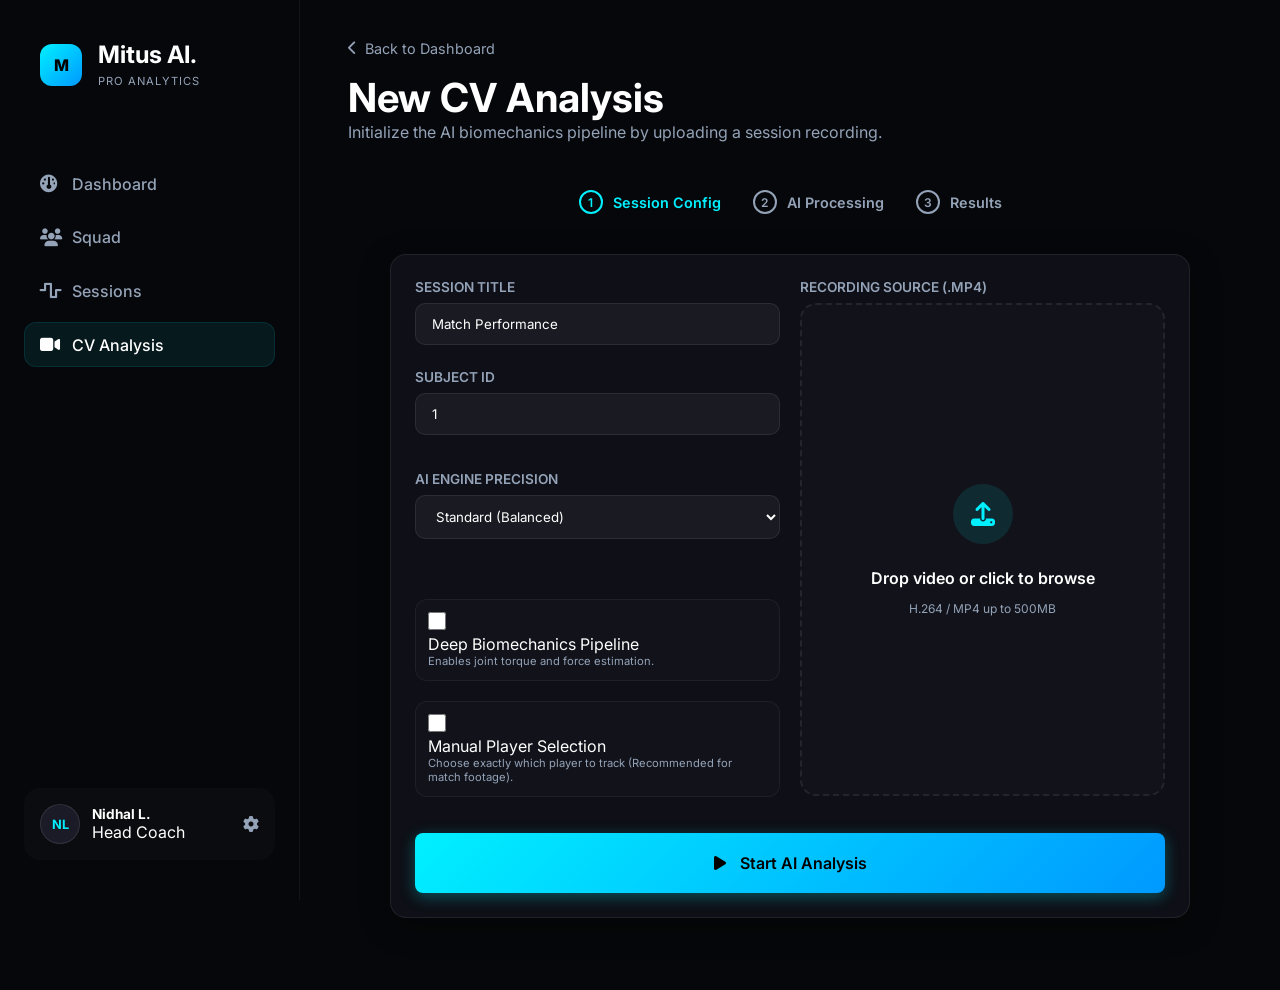
<file: dashboard/index.html>
<!DOCTYPE html>
<html lang="en">
<head>
    <meta charset="UTF-8">
    <meta name="viewport" content="width=device-width, initial-scale=1.0">
    <title>Mitus AI - CV Analysis</title>
    <!-- Fonts -->
    <link rel="preconnect" href="https://fonts.googleapis.com">
    <link rel="preconnect" href="https://fonts.gstatic.com" crossorigin>
    <link href="https://fonts.googleapis.com/css2?family=Inter:wght@300;400;500;600;700;800&family=Outfit:wght@400;600;800&display=swap" rel="stylesheet">
    <!-- Icons -->
    <link rel="stylesheet" href="https://cdnjs.cloudflare.com/ajax/libs/font-awesome/6.4.0/css/all.min.css">
    <link rel="stylesheet" href="dashboard.css">
    <style>
        .fade-in { animation: fadeIn 0.6s cubic-bezier(0.16, 1, 0.3, 1) forwards; }
        @keyframes fadeIn { from { opacity: 0; transform: translateY(20px); } to { opacity: 1; transform: translateY(0); } }
        
        .upload-card {
            max-width: 800px;
            margin: 2rem auto;
            width: 100%;
        }

        .step-indicator {
            display: flex;
            gap: 2rem;
            margin-bottom: 2.5rem;
            justify-content: center;
        }

        .step {
            display: flex;
            align-items: center;
            gap: 10px;
            color: var(--text-secondary);
            font-weight: 600;
            font-size: 0.9rem;
        }

        .step.active { color: var(--accent-neon); }
        .step-num {
            width: 24px;
            height: 24px;
            border-radius: 50%;
            border: 2px solid currentColor;
            display: flex;
            align-items: center;
            justify-content: center;
            font-size: 0.75rem;
        }

        .processing-view {
            display: none;
            flex-direction: column;
            align-items: center;
            justify-content: center;
            flex: 1;
            text-align: center;
        }

        .loading-ring-large {
            width: 150px;
            height: 150px;
            border: 4px solid rgba(0, 240, 255, 0.05);
            border-top: 4px solid var(--accent-neon);
            border-radius: 50%;
            animation: spin 1s linear infinite;
            margin-bottom: 3rem;
            position: relative;
            box-shadow: 0 0 40px rgba(0, 240, 255, 0.1);
        }

        .loading-ring-large::after {
            content: '';
            position: absolute;
            inset: 15px;
            border: 4px solid rgba(0, 153, 255, 0.05);
            border-bottom: 4px solid #0099ff;
            border-radius: 50%;
            animation: spin 1.5s linear reverse infinite;
        }

        .picker-frame {
            position: relative;
            background: #000;
            border-radius: 12px;
            overflow: hidden;
            aspect-ratio: 16 / 9;
            border: 1px solid rgba(255, 255, 255, 0.05);
        }

        #novncFrame {
            width: 100%;
            height: 100%;
            border: none;
        }

        .picker-loader {
            position: absolute;
            inset: 0;
            background: rgba(6, 7, 10, 0.8);
            display: flex;
            flex-direction: column;
            align-items: center;
            justify-content: center;
            z-index: 10;
            backdrop-filter: blur(4px);
            transition: opacity 0.4s ease;
        }

        .picker-loader.hidden {
            opacity: 0;
            pointer-events: none;
        }

        .spinner-small {
            width: 40px;
            height: 40px;
            border: 3px solid rgba(0, 240, 255, 0.1);
            border-top: 3px solid var(--accent-neon);
            border-radius: 50%;
            animation: spin 0.8s linear infinite;
            margin-bottom: 1rem;
        }

        @keyframes spin { to { transform: rotate(360deg); } }
    </style>
</head>
<body>
    <div class="app-container">
        <!-- Sidebar -->
        <aside class="sidebar">
            <div class="brand">
                <div class="brand-logo" onclick="toggleSidebar()" style="cursor: pointer;">M</div>
                <div class="brand-text">
                    <h2>Mitus AI.</h2>
                    <span>PRO ANALYTICS</span>
                </div>
            </div>

            <nav>
                <ul class="nav-links">
                    <li><a href="dashboard.html"><i class="fa-solid fa-gauge"></i> <span>Dashboard</span></a></li>
                    <li><a href="#"><i class="fa-solid fa-users"></i> <span>Squad</span></a></li>
                    <li><a href="#"><i class="fa-solid fa-wave-square"></i> <span>Sessions</span></a></li>
                    <li class="active"><a href="/"><i class="fa-solid fa-video"></i> <span>CV Analysis</span></a></li>
                </ul>
            </nav>

            <div class="sidebar-footer">
                <div class="user-avatar">NL</div>
                <div class="user-info">
                    <h4>Nidhal L.</h4>
                    <p>Head Coach</p>
                </div>
                <i class="fa-solid fa-gear" style="margin-left: auto; color: var(--text-secondary); cursor: pointer;"></i>
            </div>
        </aside>

        <!-- Main Content -->
        <main class="main-content">
            
            <!-- STEP 1: UPLOAD INTERFACE -->
            <div id="uploadView" class="fade-in" style="width: 100%;">
                <header class="analysis-header" style="margin-bottom: 3rem;">
                    <div>
                        <a href="dashboard.html" class="back-link"><i class="fa-solid fa-chevron-left"></i> Back to Dashboard</a>
                        <h1 style="font-size: 2.5rem; margin-top: 0.5rem;">New CV Analysis</h1>
                        <p style="color: var(--text-secondary);">Initialize the AI biomechanics pipeline by uploading a session recording.</p>
                    </div>
                </header>

                <div class="step-indicator">
                    <div class="step active"><div class="step-num">1</div> Session Config</div>
                    <div class="step"><div class="step-num">2</div> AI Processing</div>
                    <div class="step"><div class="step-num">3</div> Results</div>
                </div>

                <div class="upload-card card glass">
                    <form id="analysisForm">
                        <div class="form-grid">
                            <!-- Left Column: Settings -->
                            <div class="span-6" style="display: flex; flex-direction: column; gap: 1.5rem;">
                                <div class="form-group">
                                    <label>Session Title</label>
                                    <input type="text" id="session_tags" name="session_tags" placeholder="e.g., Sprint Test - AC Milan" value="Match Performance">
                                </div>
                                <div class="form-grid" style="margin-bottom: 20px;">
                                    <div class="form-group span-12">
                                        <label for="player_id">Subject ID</label>
                                        <input type="number" id="player_id" name="player_id" value="1" min="1">
                                    </div>
                                    <div class="form-group span-12" style="margin-top: 1rem;">
                                        <label for="yolo_size">AI Engine Precision</label>
                                        <select id="yolo_size" name="yolo_size" style="width: 100%;">
                                            <option value="n">Nano (Real-time speed)</option>
                                            <option value="s" selected>Standard (Balanced)</option>
                                            <option value="m">Advanced (Clinical precision)</option>
                                            <option value="l">Elite (Maximum depth)</option>
                                        </select>
                                    </div>
                                    <!-- <div class="form-group span-12" style="margin-top: 1rem;">
                                        <label for="email">Send results to Email (Optional)</label>
                                        <input type="email" id="email" name="email" placeholder="e.g. coach@team.com" style="width: 100%;">
                                    </div> -->
                                </div>
                                <div style="display: flex; flex-direction: column; gap: 0.75rem; margin-top: 0.5rem;">
                                    <div class="checkbox-group" style="padding: 0.75rem; background: rgba(255,255,255,0.02); border-radius: 12px; border: 1px solid rgba(255,255,255,0.05);">
                                        <input type="checkbox" id="run_sports2d" name="run_sports2d">
                                        <div style="display: flex; flex-direction: column;">
                                            <label for="run_sports2d" style="margin: 0; color: white;">Deep Biomechanics Pipeline</label>
                                            <span style="font-size: 0.7rem; color: var(--text-secondary);">Enables joint torque and force estimation.</span>
                                        </div>
                                    </div>
                                    
                                    <div class="checkbox-group" style="padding: 0.75rem; background: rgba(255,255,255,0.02); border-radius: 12px; border: 1px solid rgba(255,255,255,0.05);">
                                        <input type="checkbox" id="pick" name="pick">
                                        <div style="display: flex; flex-direction: column;">
                                            <label for="pick" style="margin: 0; color: white;">Manual Player Selection</label>
                                            <span style="font-size: 0.7rem; color: var(--text-secondary);">Choose exactly which player to track (Recommended for match footage).</span>
                                        </div>
                                    </div>
                                </div>
                            </div>

                            <!-- Right Column: Upload Area -->
                            <div class="span-6">
                                <div class="form-group" style="height: 100%;">
                                    <label>Recording Source (.MP4)</label>
                                    <div class="file-drop-zone" id="dropZone" style="height: calc(100% - 25px); min-height: 250px; display: flex; align-items: center; justify-content: center;">
                                        <input type="file" id="file" name="file" accept="video/mp4" required>
                                        <div class="drop-zone-text">
                                            <div style="width: 60px; height: 60px; border-radius: 50%; background: rgba(0,240,255,0.1); display: flex; align-items: center; justify-content: center; margin-bottom: 1rem;">
                                                <i class="fa-solid fa-upload" style="font-size: 1.5rem; color: var(--accent-neon);"></i>
                                            </div>
                                            <span style="font-weight: 600; color: white;">Drop video or click to browse</span>
                                            <p style="font-size: 0.75rem; margin-top: 5px;">H.264 / MP4 up to 500MB</p>
                                        </div>
                                    </div>
                                </div>
                            </div>

                            <div class="span-12" style="margin-top: 1rem;">
                                <button type="submit" id="submitBtn" class="btn btn-primary" style="width: 100%; padding: 1.25rem; font-size: 1rem;">
                                    <i class="fa-solid fa-play" style="margin-right: 10px;"></i> Start AI Analysis
                                </button>
                            </div>
                        </div>
                    </form>
                </div>
            </div>

            <!-- STEP 2: SPORTS2D PICKER (noVNC) -->
            <div id="pickerView" class="picker-view fade-in">
                <header class="analysis-header" style="margin-bottom: 0;">
                    <div>
                        <a href="#" id="pickerBackLink" class="back-link"><i class="fa-solid fa-chevron-left"></i> Back</a>
                        <h1 style="font-size: 2.2rem; margin-top: 0.5rem;">Select Player (Sports2D)</h1>
                        <p style="color: var(--text-secondary); max-width: 900px;">
                            Click the target player inside the Sports2D window, then return here and press “Continue”.
                        </p>
                    </div>
                </header>

                <div class="step-indicator" style="margin-bottom: 0;">
                    <div class="step"><div class="step-num">1</div> Session Config</div>
                    <div class="step active"><div class="step-num">2</div> Player Picker</div>
                    <div class="step"><div class="step-num">3</div> AI Processing</div>
                </div>

                <div class="card glass" style="padding: 1.25rem;">
                    <div style="display:flex; flex-direction: column; gap: 0.75rem;">
                        <div style="display:flex; align-items:center; justify-content:space-between; gap: 1rem; flex-wrap:wrap;">
                            <div>
                                <div style="font-weight: 800; letter-spacing: 0.5px;">Interactive Picker</div>
                                <div id="pickerMeta" style="color: var(--text-secondary); font-size: 0.85rem;">Starting…</div>
                            </div>
                            <div class="picker-actions">
                                <button id="pickerCancelBtn" class="btn btn-secondary" style="border: 1px solid #ef4444; color: #ef4444; background: rgba(239, 68, 68, 0.05);">
                                    <i class="fa-solid fa-xmark" style="margin-right: 8px;"></i> Cancel Picker
                                </button>
                                <button id="pickerContinueBtn" class="btn btn-primary">
                                    <i class="fa-solid fa-arrow-right" style="margin-right: 8px;"></i> Continue
                                </button>
                            </div>
                        </div>
                        <div class="picker-frame">
                            <div id="pickerLoader" class="picker-loader">
                                <div class="spinner-small"></div>
                                <span style="font-size: 0.8rem; font-weight: 600; color: white; letter-spacing: 0.5px;" id="pickerLoaderText">Initializing AI Engine...</span>
                                <p style="font-size: 0.7rem; color: var(--text-secondary); margin-top: 5px;">This may take up to 30 seconds</p>
                            </div>
                            <iframe id="novncFrame" title="Sports2D Picker"></iframe>
                        </div>
                        <div style="color: var(--text-secondary); font-size: 0.8rem;">
                            Tip: If the window looks too small, use the noVNC side panel to scale/resize.
                        </div>
                    </div>
                </div>
            </div>

            <!-- STEP 3: PROCESSING STATE -->
            <div id="processingView" class="processing-view fade-in">
                <div class="loading-ring-large"></div>
                <h1 id="loaderTitle" style="font-size: 2.5rem; margin-bottom: 1rem;">Neural Network Active</h1>
                <p id="loaderText" style="color: var(--text-secondary); font-size: 1.1rem; max-width: 500px; line-height: 1.6;">
                    The Mitus AI Engine is currently processing your video frames. This includes pose estimation, trajectory mapping, and biomechanical modeling.
                </p>
                
                <div style="width: 100%; max-width: 600px; margin-top: 4rem;">
                    <div style="display: flex; justify-content: space-between; margin-bottom: 10px; font-size: 0.85rem; font-weight: 600;">
                        <span id="currentStatus" style="color: var(--accent-neon);">INITIALIZING PIPELINE</span>
                        <span id="progressPercent">0%</span>
                    </div>
                    <div class="progress-track" style="width: 100%; height: 8px; background: rgba(255,255,255,0.05); border-radius: 4px; overflow: hidden;">
                        <div class="progress-fill" id="progressBar" style="height: 100%; background: linear-gradient(90deg, var(--accent-neon), #0099ff); width: 0%; box-shadow: 0 0 20px rgba(0,240,255,0.3); transition: width 0.5s ease;"></div>
                    </div>
                </div>

                <div style="margin-top: 2rem;">
                    <button id="cancelBtn" class="btn btn-secondary" style="border: 1px solid #ef4444; color: #ef4444; background: rgba(239, 68, 68, 0.05);">
                        <i class="fa-solid fa-stop-circle" style="margin-right: 8px;"></i> Cancel Analysis
                    </button>
                </div>

                <div id="eventStream" class="glass" style="margin-top: 3rem; width: 100%; max-width: 600px; border-radius: 16px; padding: 1.5rem; text-align: left;">
                    <h4 style="margin-bottom: 1rem; font-size: 0.8rem; text-transform: uppercase; color: var(--text-secondary); letter-spacing: 1px;">Telemetry Log</h4>
                    <div id="logItems" style="display: flex; flex-direction: column; gap: 8px;">
                        <!-- Logs will appear here -->
                    </div>
                </div>
            </div>

        </main>
    </div>

    <script>
        const form = document.getElementById('analysisForm');
        const submitBtn = document.getElementById('submitBtn');
        const uploadView = document.getElementById('uploadView');
        const pickerView = document.getElementById('pickerView');
        const processingView = document.getElementById('processingView');
        const progressBar = document.getElementById('progressBar');
        const progressPercent = document.getElementById('progressPercent');
        const currentStatus = document.getElementById('currentStatus');
        const logItems = document.getElementById('logItems');
        const loaderText = document.getElementById('loaderText');
        const cancelBtn = document.getElementById('cancelBtn');
        const pickerContinueBtn = document.getElementById('pickerContinueBtn');
        const pickerCancelBtn = document.getElementById('pickerCancelBtn');
        const pickerBackLink = document.getElementById('pickerBackLink');
        const novncFrame = document.getElementById('novncFrame');
        const pickerMeta = document.getElementById('pickerMeta');

        function toggleSidebar() {
            document.querySelector('.sidebar').classList.toggle('collapsed');
        }

        let pollInterval = null;
        let lastLogIndex = 0;
        let pickerPollInterval = null;
        let pickerSessionId = null;

        // Resume analysis on page load if one was in progress
        window.addEventListener('load', () => {
            const activeJobId = localStorage.getItem('mitus_active_job_id');
            if (activeJobId) {
                console.log("Resuming analysis for job:", activeJobId);
                uploadView.style.display = 'none';
                if (pickerView) pickerView.style.display = 'none';
                processingView.style.display = 'flex';
                addLog("Resuming analysis for job: " + activeJobId.substring(0, 8));
                pollInterval = setInterval(() => pollStatus(activeJobId), 2500);
            }
        });

        function addLog(msg) {
            const div = document.createElement('div');
            div.className = 'fade-in';
            div.style.fontSize = '0.85rem';
            div.style.padding = '8px 12px';
            div.style.background = 'rgba(255,255,255,0.02)';
            div.style.borderRadius = '8px';
            div.style.color = '#94a3b8';
            div.innerHTML = `<span style="color: var(--accent-neon); margin-right: 10px;">[${new Date().toLocaleTimeString()}]</span> ${msg}`;
            logItems.prepend(div);
            if (logItems.children.length > 5) logItems.lastElementChild.remove();
        }

        function updateTelemetry(logs) {
            if (!logs || !Array.isArray(logs)) return;
            
            for (let i = lastLogIndex; i < logs.length; i++) {
                const logMsg = logs[i].split(' - ')[1] || logs[i];
                currentStatus.innerText = logMsg.toUpperCase();
                addLog(logMsg);
                
                // Heuristic for progress
                let progress = Math.min(95, (i / logs.length) * 100 + 10);
                if (logMsg.toLowerCase().includes('finalized')) progress = 100;
                
                progressBar.style.width = `${progress}%`;
                progressPercent.innerText = `${Math.round(progress)}%`;
                lastLogIndex++;
            }
        }

        async function pollStatus(jobId) {
            try {
                const response = await fetch(`/analyses/${jobId}`);
                if (!response.ok) return;
                
                const data = await response.json();
                updateTelemetry(data.logs);

                if (data.status === 'success') {
                    clearInterval(pollInterval);
                    localStorage.removeItem('mitus_active_job_id');
                    progressBar.style.width = '100%';
                    progressPercent.innerText = '100%';
                    currentStatus.innerText = "PIPELINE COMPLETED";
                    
                    setTimeout(() => {
                        window.location.href = `dashboard.html?job_id=${jobId}`;
                    }, 1000);
                } else if (data.status === 'failed' || data.status === 'cancelled') {
                    clearInterval(pollInterval);
                    localStorage.removeItem('mitus_active_job_id');
                    currentStatus.innerText = data.status === 'cancelled' ? "ANALYSIS CANCELLED" : "ANALYSIS FAILED";
                    currentStatus.style.color = "#ef4444";
                    loaderText.innerText = data.error || (data.status === 'cancelled' ? "Job stopped by user." : "A critical error occurred in the AI engine.");
                    
                    // Show reset button or similar
                    submitBtn.disabled = false;
                    cancelBtn.style.display = 'none';
                    
                    addLog(data.status === 'cancelled' ? "JOB STOPPED: User Aborted" : "CRITICAL ERROR: " + (data.error || "Engine Stopped"));
                    
                    // Allow returning to upload view after 3 seconds
                    setTimeout(() => {
                        if (confirm("Job " + data.status + ". Return to upload?")) {
                            window.location.reload();
                        }
                    }, 3000);
                }
            } catch (err) {
                console.error("Polling Error:", err);
            }
        }

        cancelBtn.onclick = async () => {
            const jobId = localStorage.getItem('mitus_active_job_id');
            if (!jobId) return;

            if (!confirm("Are you sure you want to stop this analysis? Any unsaved progress will be lost.")) {
                return;
            }

            cancelBtn.disabled = true;
            cancelBtn.innerHTML = '<i class="fa-solid fa-spinner fa-spin"></i> Cancelling...';
            
            try {
                const res = await fetch(`/analyses/${jobId}/cancel`, { method: 'POST' });
                if (res.ok) {
                    addLog("Cancellation request sent to AI Engine.");
                } else {
                    const err = await res.json();
                    alert("Error: " + err.message);
                    cancelBtn.disabled = false;
                    cancelBtn.innerHTML = '<i class="fa-solid fa-stop-circle"></i> Cancel Analysis';
                }
            } catch (err) {
                alert("Failed to reach server: " + err.message);
                cancelBtn.disabled = false;
                cancelBtn.innerHTML = '<i class="fa-solid fa-stop-circle"></i> Cancel Analysis';
            }
        };

        function showUploadView() {
            if (pickerPollInterval) clearInterval(pickerPollInterval);
            uploadView.style.display = 'block';
            pickerView.style.display = 'none';
            processingView.style.display = 'none';
            submitBtn.disabled = false;
        }

        function showPickerView() {
            uploadView.style.display = 'none';
            pickerView.style.display = 'flex';
            processingView.style.display = 'none';
        }

        function showProcessingView() {
            uploadView.style.display = 'none';
            pickerView.style.display = 'none';
            processingView.style.display = 'flex';
        }

        pickerBackLink.onclick = (e) => {
            e.preventDefault();
            if (confirm("Return to upload? This will cancel the picker session.")) {
                if (pickerSessionId) {
                    fetch(`/picker/sessions/${pickerSessionId}/cancel`, { method: 'POST' }).catch(() => {});
                }
                localStorage.removeItem('mitus_picker_session_id');
                pickerSessionId = null;
                showUploadView();
            }
        };

        pickerCancelBtn.onclick = async () => {
            if (!pickerSessionId) {
                showUploadView();
                return;
            }
            if (!confirm("Cancel Sports2D picker?")) return;
            pickerCancelBtn.disabled = true;
            pickerCancelBtn.innerHTML = '<i class="fa-solid fa-spinner fa-spin"></i> Cancelling...';
            try {
                await fetch(`/picker/sessions/${pickerSessionId}/cancel`, { method: 'POST' });
            } catch (e) {}
            localStorage.removeItem('mitus_picker_session_id');
            pickerSessionId = null;
            pickerCancelBtn.disabled = false;
            pickerCancelBtn.innerHTML = '<i class="fa-solid fa-xmark"></i> Cancel Picker';
            showUploadView();
        };

        const pickerLoader = document.getElementById('pickerLoader');
        const pickerLoaderText = document.getElementById('pickerLoaderText');

        async function pollPicker(sessionId) {
            try {
                const res = await fetch(`/picker/sessions/${sessionId}`);
                if (res.status === 404) {
                    console.warn("Picker session lost (server reload?). Resetting...");
                    clearInterval(pickerPollInterval);
                    localStorage.removeItem('mitus_picker_session_id');
                    showUploadView();
                    addLog("Session expired or lost due to server reload. Please retry.");
                    return;
                }
                if (!res.ok) return;
                const data = await res.json();
                const st = (data.status || '').toUpperCase();
                pickerMeta.innerText = `Session: ${sessionId.substring(0, 8)} • Status: ${st}`;
                
                // On Windows, explain that a popup window should appear
                const isWindows = navigator.platform.indexOf('Win') > -1;
                if (isWindows && st === 'RUNNING') {
                    pickerLoaderText.innerText = "Look for a popup window on your desktop!";
                    pickerLoader.classList.remove('hidden');
                } else if (st === 'RUNNING') {
                    pickerLoader.classList.add('hidden');
                } else {
                    pickerLoader.classList.remove('hidden');
                    if (st === 'LOADING') {
                        pickerLoaderText.innerText = "Starting Sports2D GUI...";
                    } else if (st === 'CREATING') {
                        pickerLoaderText.innerText = "Uploading & Allocating VNC...";
                    }
                }

                if (st === 'FINISHED') {
                    console.log("Picker finished detected in poll. Triggering continue...");
                    pickerLoaderText.innerText = "Selection Captured! Starting Analysis...";
                    pickerLoader.classList.remove('hidden');
                    clearInterval(pickerPollInterval);
                    
                    // Give the UI a half second to show the "Captured" message
                    setTimeout(() => {
                        pickerContinueBtn.disabled = false;
                        pickerContinueBtn.click();
                    }, 500);
                }
                if (st === 'FAILED' || st === 'CANCELLED') {
                    pickerMeta.innerText = `Picker ${data.status}. ${data.error || ''}`;
                    pickerLoaderText.innerText = "Session " + st;
                    pickerLoader.classList.remove('hidden');
                    clearInterval(pickerPollInterval);
                }
            } catch (e) {
                console.error("Poll Picker Error:", e);
            }
        }

        pickerContinueBtn.onclick = async () => {
            if (!pickerSessionId) return;
            pickerContinueBtn.disabled = true;
            pickerContinueBtn.innerHTML = '<i class="fa-solid fa-spinner fa-spin"></i> Finalizing...';
            try {
                // Ensure the status is set before switching views
                pickerLoaderText.innerText = "Finalizing Picker Data...";
                pickerLoader.classList.remove('hidden');

                const res = await fetch(`/picker/sessions/${pickerSessionId}/finalize`, { method: 'POST' });
                const data = await res.json();
                console.log("Finalize response:", data);

                if (data && (data.status === 'finished' || data.status === 'running')) {
                    // Start analysis
                    showProcessingView();
                    addLog("Picker data synchronized.");
                    addLog("Starting Biomechanical Engine...");
                    
                    const fd = new FormData(form);
                    fd.delete('file');
                    fd.set('picker_session_id', pickerSessionId);
                    fd.set('run_sports2d', document.getElementById('run_sports2d')?.checked ? 'true' : 'false');
                    fd.set('pick', document.getElementById('pick')?.checked ? 'true' : 'false');

                    const response = await fetch('/analyze', { method: 'POST', body: fd });
                    const out = await response.json();
                    
                    if (response.ok || response.status === 202) {
                        addLog("Job started: " + out.job_id);
                        localStorage.setItem('mitus_active_job_id', out.job_id);
                        localStorage.removeItem('mitus_picker_session_id');
                        pollInterval = setInterval(() => pollStatus(out.job_id), 2500);
                    } else {
                        throw new Error(out.detail || out.message || 'Analysis failed to start');
                    }
                } else {
                    alert("Picker session not ready (Status: " + data.status + "). Did you click on the player?");
                    pickerContinueBtn.disabled = false;
                    pickerContinueBtn.innerHTML = '<i class="fa-solid fa-arrow-right"></i> Continue';
                }
            } catch (err) {
                console.error("Finalize Error:", err);
                alert("Error finalizing: " + err.message);
                pickerContinueBtn.disabled = false;
                pickerContinueBtn.innerHTML = '<i class="fa-solid fa-arrow-right"></i> Continue';
            }
        };

        form.onsubmit = async (e) => {
            e.preventDefault();
            
            const fileInput = document.getElementById('file');
            if (fileInput.files.length === 0) {
                alert("Please select a video file.");
                return;
            }

            submitBtn.disabled = true;

            const runSports2D = document.getElementById('run_sports2d')?.checked;
            const pickManual = document.getElementById('pick')?.checked;
            const formData = new FormData(form);

            if (runSports2D || pickManual) {
                // Step 2: create picker session (single upload) and embed noVNC
                showPickerView();
                pickerContinueBtn.disabled = true;
                pickerMeta.innerText = "Uploading video to player picker…";

                try {
                    const pickerRes = await fetch('/picker/sessions', { method: 'POST', body: formData });
                    const pickerData = await pickerRes.json();
                    if (!pickerRes.ok) throw new Error(pickerData.detail || "Failed to start picker session");

                    pickerSessionId = pickerData.session_id;
                    localStorage.setItem('mitus_picker_session_id', pickerSessionId);
                    pickerMeta.innerText = `Session: ${pickerSessionId.substring(0, 8)} • Status: ${(pickerData.status || '').toUpperCase()}`;
                    if (pickerData.novnc_url) {
                        novncFrame.src = pickerData.novnc_url;
                    }

                    if (pickerPollInterval) clearInterval(pickerPollInterval);
                    pickerPollInterval = setInterval(() => pollPicker(pickerSessionId), 2000);
                } catch (err) {
                    alert("Error starting player picker: " + err.message);
                    submitBtn.disabled = false;
                    showUploadView();
                }

                return;
            }

            // No picker: run analysis directly (existing behavior)
            showProcessingView();
            addLog("Uploading high-resolution capture...");
            try {
                const response = await fetch('/analyze', { method: 'POST', body: formData });
                const data = await response.json();
                if (response.status === 202 || response.ok) {
                    addLog("Stream accepted by AI gateway.");
                    addLog("Job UUID: " + data.job_id);
                    localStorage.setItem('mitus_active_job_id', data.job_id);
                    pollInterval = setInterval(() => pollStatus(data.job_id), 2500);
                } else {
                    throw new Error(data.detail || 'Analysis failed to start');
                }
            } catch (err) {
                showUploadView();
                alert("Error initializing pipeline: " + err.message);
                submitBtn.disabled = false;
            }
        };

        // File drop zone logic
        const dropZone = document.getElementById('dropZone');
        const fileInput = document.getElementById('file');

        fileInput.onchange = () => {
            if (fileInput.files.length > 0) {
                const name = fileInput.files[0].name;
                dropZone.querySelector('span').innerText = name;
                dropZone.querySelector('span').style.color = "var(--accent-neon)";
                dropZone.style.borderColor = "var(--accent-neon)";
                addLog("File selected: " + name);
            }
        };
    </script>
</body>
</html>
</file>
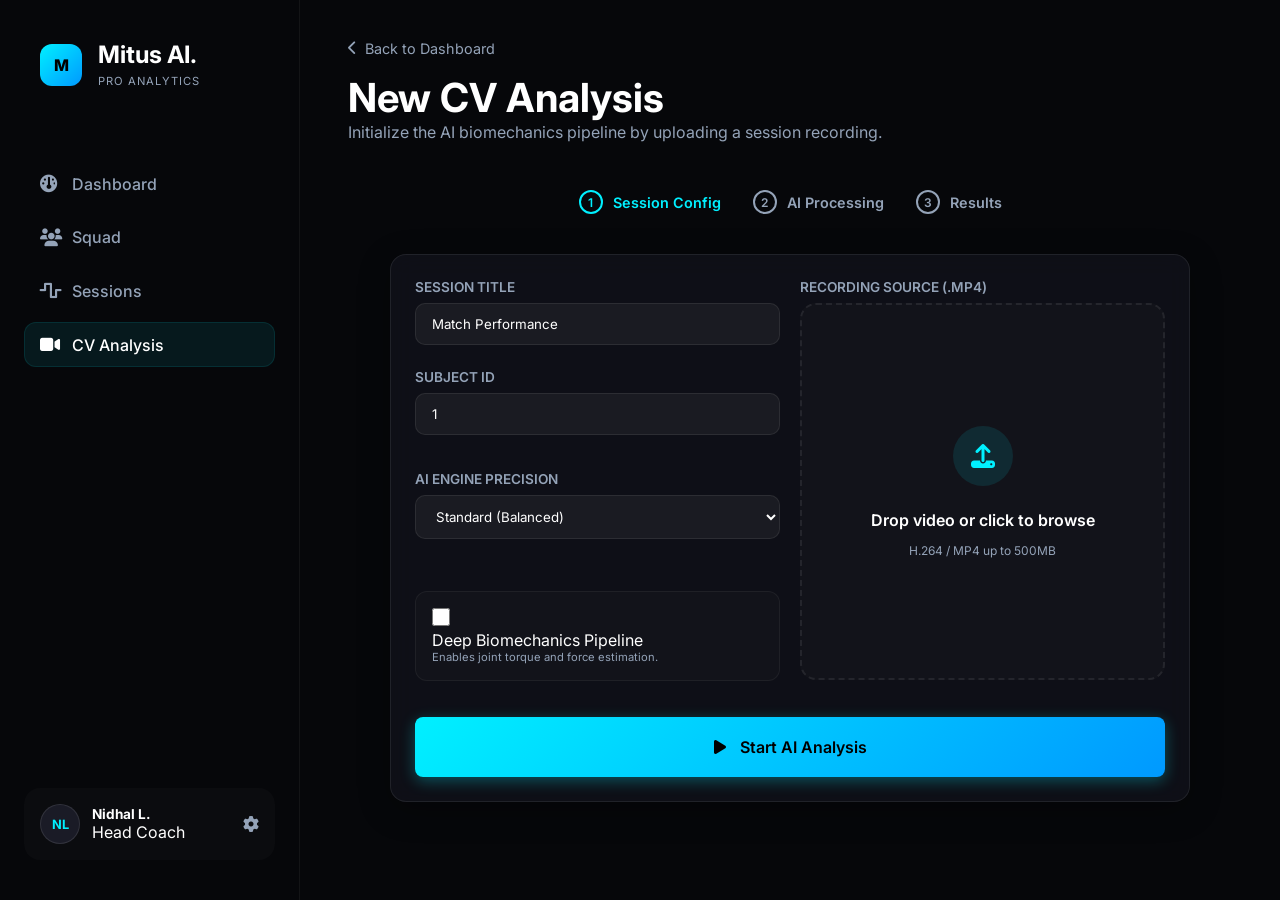
<file: static_ui/index.html>
<!DOCTYPE html>
<html lang="en">
<head>
    <meta charset="UTF-8">
    <meta name="viewport" content="width=device-width, initial-scale=1.0">
    <title>Mitus AI - CV Analysis</title>
    <!-- Fonts -->
    <link rel="preconnect" href="https://fonts.googleapis.com">
    <link rel="preconnect" href="https://fonts.gstatic.com" crossorigin>
    <link href="https://fonts.googleapis.com/css2?family=Inter:wght@300;400;500;600;700;800&family=Outfit:wght@400;600;800&display=swap" rel="stylesheet">
    <!-- Icons -->
    <link rel="stylesheet" href="https://cdnjs.cloudflare.com/ajax/libs/font-awesome/6.4.0/css/all.min.css">
    <link rel="stylesheet" href="dashboard.css">
    <style>
        .fade-in { animation: fadeIn 0.6s cubic-bezier(0.16, 1, 0.3, 1) forwards; }
        @keyframes fadeIn { from { opacity: 0; transform: translateY(20px); } to { opacity: 1; transform: translateY(0); } }
        
        .upload-card {
            max-width: 800px;
            margin: 2rem auto;
            width: 100%;
        }

        .step-indicator {
            display: flex;
            gap: 2rem;
            margin-bottom: 2.5rem;
            justify-content: center;
        }

        .step {
            display: flex;
            align-items: center;
            gap: 10px;
            color: var(--text-secondary);
            font-weight: 600;
            font-size: 0.9rem;
        }

        .step.active { color: var(--accent-neon); }
        .step-num {
            width: 24px;
            height: 24px;
            border-radius: 50%;
            border: 2px solid currentColor;
            display: flex;
            align-items: center;
            justify-content: center;
            font-size: 0.75rem;
        }

        .processing-view {
            display: none;
            flex-direction: column;
            align-items: center;
            justify-content: center;
            flex: 1;
            text-align: center;
        }

        .loading-ring-large {
            width: 150px;
            height: 150px;
            border: 4px solid rgba(0, 240, 255, 0.05);
            border-top: 4px solid var(--accent-neon);
            border-radius: 50%;
            animation: spin 1s linear infinite;
            margin-bottom: 3rem;
            position: relative;
            box-shadow: 0 0 40px rgba(0, 240, 255, 0.1);
        }

        .loading-ring-large::after {
            content: '';
            position: absolute;
            inset: 15px;
            border: 4px solid rgba(0, 153, 255, 0.05);
            border-bottom: 4px solid #0099ff;
            border-radius: 50%;
            animation: spin 1.5s linear reverse infinite;
        }
    </style>
</head>
<body>
    <div class="app-container">
        <!-- Sidebar -->
        <aside class="sidebar">
            <div class="brand">
                <div class="brand-logo" onclick="toggleSidebar()" style="cursor: pointer;">M</div>
                <div class="brand-text">
                    <h2>Mitus AI.</h2>
                    <span>PRO ANALYTICS</span>
                </div>
            </div>

            <nav>
                <ul class="nav-links">
                    <li><a href="dashboard.html"><i class="fa-solid fa-gauge"></i> <span>Dashboard</span></a></li>
                    <li><a href="#"><i class="fa-solid fa-users"></i> <span>Squad</span></a></li>
                    <li><a href="#"><i class="fa-solid fa-wave-square"></i> <span>Sessions</span></a></li>
                    <li class="active"><a href="/"><i class="fa-solid fa-video"></i> <span>CV Analysis</span></a></li>
                </ul>
            </nav>

            <div class="sidebar-footer">
                <div class="user-avatar">NL</div>
                <div class="user-info">
                    <h4>Nidhal L.</h4>
                    <p>Head Coach</p>
                </div>
                <i class="fa-solid fa-gear" style="margin-left: auto; color: var(--text-secondary); cursor: pointer;"></i>
            </div>
        </aside>

        <!-- Main Content -->
        <main class="main-content">
            
            <!-- STEP 1: UPLOAD INTERFACE -->
            <div id="uploadView" class="fade-in" style="width: 100%;">
                <header class="analysis-header" style="margin-bottom: 3rem;">
                    <div>
                        <a href="dashboard.html" class="back-link"><i class="fa-solid fa-chevron-left"></i> Back to Dashboard</a>
                        <h1 style="font-size: 2.5rem; margin-top: 0.5rem;">New CV Analysis</h1>
                        <p style="color: var(--text-secondary);">Initialize the AI biomechanics pipeline by uploading a session recording.</p>
                    </div>
                </header>

                <div class="step-indicator">
                    <div class="step active"><div class="step-num">1</div> Session Config</div>
                    <div class="step"><div class="step-num">2</div> AI Processing</div>
                    <div class="step"><div class="step-num">3</div> Results</div>
                </div>

                <div class="upload-card card glass">
                    <form id="analysisForm">
                        <div class="form-grid">
                            <!-- Left Column: Settings -->
                            <div class="span-6" style="display: flex; flex-direction: column; gap: 1.5rem;">
                                <div class="form-group">
                                    <label>Session Title</label>
                                    <input type="text" id="session_tags" name="session_tags" placeholder="e.g., Sprint Test - AC Milan" value="Match Performance">
                                </div>
                                <div class="form-grid" style="margin-bottom: 20px;">
                                    <div class="form-group span-12">
                                        <label for="player_id">Subject ID</label>
                                        <input type="number" id="player_id" name="player_id" value="1" min="1">
                                    </div>
                                    <div class="form-group span-12" style="margin-top: 1rem;">
                                        <label for="yolo_size">AI Engine Precision</label>
                                        <select id="yolo_size" name="yolo_size" style="width: 100%;">
                                            <option value="n">Nano (Real-time speed)</option>
                                            <option value="s" selected>Standard (Balanced)</option>
                                            <option value="m">Advanced (Clinical precision)</option>
                                            <option value="l">Elite (Maximum depth)</option>
                                        </select>
                                    </div>
                                    <!-- <div class="form-group span-12" style="margin-top: 1rem;">
                                        <label for="email">Send results to Email (Optional)</label>
                                        <input type="email" id="email" name="email" placeholder="e.g. coach@team.com" style="width: 100%;">
                                    </div> -->
                                </div>
                                <div class="checkbox-group" style="padding: 1rem; background: rgba(255,255,255,0.02); border-radius: 12px; border: 1px solid rgba(255,255,255,0.05);">
                                    <input type="checkbox" id="run_sports2d" name="run_sports2d">
                                    <div style="display: flex; flex-direction: column;">
                                        <label for="run_sports2d" style="margin: 0; color: white;">Deep Biomechanics Pipeline</label>
                                        <span style="font-size: 0.7rem; color: var(--text-secondary);">Enables joint torque and force estimation.</span>
                                    </div>
                                </div>
                            </div>

                            <!-- Right Column: Upload Area -->
                            <div class="span-6">
                                <div class="form-group" style="height: 100%;">
                                    <label>Recording Source (.MP4)</label>
                                    <div class="file-drop-zone" id="dropZone" style="height: calc(100% - 25px); min-height: 250px; display: flex; align-items: center; justify-content: center;">
                                        <input type="file" id="file" name="file" accept="video/mp4" required>
                                        <div class="drop-zone-text">
                                            <div style="width: 60px; height: 60px; border-radius: 50%; background: rgba(0,240,255,0.1); display: flex; align-items: center; justify-content: center; margin-bottom: 1rem;">
                                                <i class="fa-solid fa-upload" style="font-size: 1.5rem; color: var(--accent-neon);"></i>
                                            </div>
                                            <span style="font-weight: 600; color: white;">Drop video or click to browse</span>
                                            <p style="font-size: 0.75rem; margin-top: 5px;">H.264 / MP4 up to 500MB</p>
                                        </div>
                                    </div>
                                </div>
                            </div>

                            <div class="span-12" style="margin-top: 1rem;">
                                <button type="submit" id="submitBtn" class="btn btn-primary" style="width: 100%; padding: 1.25rem; font-size: 1rem;">
                                    <i class="fa-solid fa-play" style="margin-right: 10px;"></i> Start AI Analysis
                                </button>
                            </div>
                        </div>
                    </form>
                </div>
            </div>

            <!-- STEP 2: PROCESSING STATE -->
            <div id="processingView" class="processing-view fade-in">
                <div class="loading-ring-large"></div>
                <h1 id="loaderTitle" style="font-size: 2.5rem; margin-bottom: 1rem;">Neural Network Active</h1>
                <p id="loaderText" style="color: var(--text-secondary); font-size: 1.1rem; max-width: 500px; line-height: 1.6;">
                    The Mitus AI Engine is currently processing your video frames. This includes pose estimation, trajectory mapping, and biomechanical modeling.
                </p>
                
                <div style="width: 100%; max-width: 600px; margin-top: 4rem;">
                    <div style="display: flex; justify-content: space-between; margin-bottom: 10px; font-size: 0.85rem; font-weight: 600;">
                        <span id="currentStatus" style="color: var(--accent-neon);">INITIALIZING PIPELINE</span>
                        <span id="progressPercent">0%</span>
                    </div>
                    <div class="progress-track" style="width: 100%; height: 8px; background: rgba(255,255,255,0.05); border-radius: 4px; overflow: hidden;">
                        <div class="progress-fill" id="progressBar" style="height: 100%; background: linear-gradient(90deg, var(--accent-neon), #0099ff); width: 0%; box-shadow: 0 0 20px rgba(0,240,255,0.3); transition: width 0.5s ease;"></div>
                    </div>
                </div>

                <div id="eventStream" class="glass" style="margin-top: 3rem; width: 100%; max-width: 600px; border-radius: 16px; padding: 1.5rem; text-align: left;">
                    <h4 style="margin-bottom: 1rem; font-size: 0.8rem; text-transform: uppercase; color: var(--text-secondary); letter-spacing: 1px;">Telemetry Log</h4>
                    <div id="logItems" style="display: flex; flex-direction: column; gap: 8px;">
                        <!-- Logs will appear here -->
                    </div>
                </div>
            </div>

        </main>
    </div>

    <script>
        const form = document.getElementById('analysisForm');
        const submitBtn = document.getElementById('submitBtn');
        const uploadView = document.getElementById('uploadView');
        const processingView = document.getElementById('processingView');
        const progressBar = document.getElementById('progressBar');
        const progressPercent = document.getElementById('progressPercent');
        const currentStatus = document.getElementById('currentStatus');
        const logItems = document.getElementById('logItems');
        const loaderText = document.getElementById('loaderText');

        function toggleSidebar() {
            document.querySelector('.sidebar').classList.toggle('collapsed');
        }

        let pollInterval = null;
        let lastLogIndex = 0;

        function addLog(msg) {
            const div = document.createElement('div');
            div.className = 'fade-in';
            div.style.fontSize = '0.85rem';
            div.style.padding = '8px 12px';
            div.style.background = 'rgba(255,255,255,0.02)';
            div.style.borderRadius = '8px';
            div.style.color = '#94a3b8';
            div.innerHTML = `<span style="color: var(--accent-neon); margin-right: 10px;">[${new Date().toLocaleTimeString()}]</span> ${msg}`;
            logItems.prepend(div);
            if (logItems.children.length > 5) logItems.lastElementChild.remove();
        }

        function updateTelemetry(logs) {
            if (!logs || !Array.isArray(logs)) return;
            
            for (let i = lastLogIndex; i < logs.length; i++) {
                const logMsg = logs[i].split(' - ')[1] || logs[i];
                currentStatus.innerText = logMsg.toUpperCase();
                addLog(logMsg);
                
                // Heuristic for progress
                let progress = Math.min(95, (i / logs.length) * 100 + 10);
                if (logMsg.toLowerCase().includes('finalized')) progress = 100;
                
                progressBar.style.width = `${progress}%`;
                progressPercent.innerText = `${Math.round(progress)}%`;
                lastLogIndex++;
            }
        }

        async function pollStatus(jobId) {
            try {
                const response = await fetch(`/analyses/${jobId}`);
                if (!response.ok) return;
                
                const data = await response.json();
                updateTelemetry(data.logs);

                if (data.status === 'success') {
                    clearInterval(pollInterval);
                    progressBar.style.width = '100%';
                    progressPercent.innerText = '100%';
                    currentStatus.innerText = "PIPELINE COMPLETED";
                    
                    setTimeout(() => {
                        window.location.href = `dashboard.html?job_id=${jobId}`;
                    }, 1000);
                } else if (data.status === 'failed') {
                    clearInterval(pollInterval);
                    currentStatus.innerText = "ANALYSIS FAILED";
                    currentStatus.style.color = "#ef4444";
                    loaderText.innerText = data.error || "A critical error occurred in the AI engine.";
                    submitBtn.disabled = false;
                    addLog("CRITICAL ERROR: " + (data.error || "Engine Stopped"));
                }
            } catch (err) {
                console.error("Polling Error:", err);
            }
        }

        form.onsubmit = async (e) => {
            e.preventDefault();
            
            const fileInput = document.getElementById('file');
            if (fileInput.files.length === 0) {
                alert("Please select a video file.");
                return;
            }

            submitBtn.disabled = true;
            uploadView.style.display = 'none';
            processingView.style.display = 'flex';
            
            addLog("Uploading high-resolution capture...");
            
            const formData = new FormData(form);
            try {
                const response = await fetch('/analyze', {
                    method: 'POST',
                    body: formData
                });

                const data = await response.json();
                if (response.status === 202 || response.ok) {
                    addLog("Stream accepted by AI gateway.");
                    addLog("Job UUID: " + data.job_id);
                    pollInterval = setInterval(() => pollStatus(data.job_id), 2500);
                } else {
                    throw new Error(data.detail || 'Analysis failed to start');
                }
            } catch (err) {
                processingView.style.display = 'none';
                uploadView.style.display = 'block';
                alert("Error initializing pipeline: " + err.message);
                submitBtn.disabled = false;
            }
        };

        // File drop zone logic
        const dropZone = document.getElementById('dropZone');
        const fileInput = document.getElementById('file');

        fileInput.onchange = () => {
            if (fileInput.files.length > 0) {
                const name = fileInput.files[0].name;
                dropZone.querySelector('span').innerText = name;
                dropZone.querySelector('span').style.color = "var(--accent-neon)";
                dropZone.style.borderColor = "var(--accent-neon)";
                addLog("File selected: " + name);
            }
        };
    </script>
</body>
</html>
</file>
<file: dashboard/dashboard.css>
:root {
    --bg-dark: #090a0f;
    --bg-card: rgba(20, 22, 32, 0.6);
    --bg-card-hover: rgba(30, 34, 50, 0.8);
    --border-glass: rgba(255, 255, 255, 0.08);
    --text-primary: #ffffff;
    --text-secondary: #94a3b8;
    --accent-neon: #00f0ff;
    --accent-highlight: #ffcb00;
    --risk-low: #10b981;
    --risk-medium: #f59e0b;
    --risk-high: #ef4444;
    
    --font-heading: 'Outfit', sans-serif;
    --font-body: 'Inter', sans-serif;
}

* {
    margin: 0;
    padding: 0;
    box-sizing: border-box;
}

body {
    background-color: var(--bg-dark);
    background-image: 
        radial-gradient(at 0% 0%, rgba(0, 240, 255, 0.1) 0px, transparent 50%),
        radial-gradient(at 100% 100%, rgba(255, 203, 0, 0.05) 0px, transparent 50%);
    background-attachment: fixed;
    color: var(--text-primary);
    font-family: var(--font-body);
    min-height: 100vh;
    overflow-x: hidden;
}

/* Picker (noVNC iframe) */
.picker-view {
    display: none;
    width: 100%;
    flex-direction: column;
    gap: 1.25rem;
}

.picker-frame {
    width: 100%;
    height: min(72vh, 820px);
    border: 1px solid rgba(255, 255, 255, 0.08);
    border-radius: 16px;
    overflow: hidden;
    background: rgba(0, 0, 0, 0.35);
}

.picker-frame iframe {
    width: 100%;
    height: 100%;
    border: 0;
}

.picker-actions {
    display: flex;
    gap: 12px;
    justify-content: flex-end;
    flex-wrap: wrap;
}

/* Glassmorphism Utilities */
.glass {
    background: var(--bg-card);
    backdrop-filter: blur(12px);
    -webkit-backdrop-filter: blur(12px);
    border: 1px solid var(--border-glass);
    box-shadow: 0 8px 32px 0 rgba(0, 0, 0, 0.3);
}

/* Layout */
.app-container {
    display: flex;
    width: 100%;
    min-height: 100vh;
    background: #06070a;
}

/* Navigation Sidebar */
.sidebar {
    width: 300px;
    background: #06070a;
    border-right: 1px solid rgba(255, 255, 255, 0.05);
    display: flex;
    flex-direction: column;
    padding: 2.5rem 1.5rem;
    flex-shrink: 0;
    position: sticky;
    top: 0;
    height: 100vh;
    transition: width 0.3s cubic-bezier(0.4, 0, 0.2, 1);
    overflow: hidden;
}

.sidebar.collapsed {
    width: 88px;
    padding: 2.25rem 0;
    align-items: center;
}

.main-content {
    flex: 1;
    padding: 2.5rem 3rem;
    overflow-y: auto;
    display: flex;
    flex-direction: column;
    gap: 2rem;
    width: 100%;
}

.brand {
    margin-bottom: 3.5rem;
    display: flex;
    align-items: center;
    gap: 16px;
    padding: 0 1rem;
    width: 100%;
    transition: all 0.3s ease;
}

.sidebar.collapsed .brand {
    padding: 0;
    justify-content: center;
}

.brand-logo {
    width: 42px;
    height: 42px;
    background: linear-gradient(135deg, var(--accent-neon) 0%, #0099ff 100%);
    border-radius: 12px;
    display: flex;
    align-items: center;
    justify-content: center;
    font-weight: 800;
    color: #000;
    flex-shrink: 0;
    transition: all 0.3s ease;
}

.sidebar.collapsed .brand-logo {
    width: 48px;
    height: 48px;
    border-radius: 50%;
}

.brand-text {
    transition: opacity 0.2s ease, transform 0.2s ease;
    white-space: nowrap;
}

.sidebar.collapsed .brand-text {
    opacity: 0;
    pointer-events: none;
    transform: translateX(-10px);
}

.brand-text span {
    font-size: 0.7rem;
    text-transform: uppercase;
    color: var(--text-secondary);
    letter-spacing: 1px;
}

.nav-links {
    list-style: none;
    margin-top: 1rem;
}

.nav-links li {
    margin-bottom: 0.5rem;
}

.nav-links a {
    display: flex;
    align-items: center;
    gap: 12px;
    padding: 0.8rem 1rem;
    border-radius: 12px;
    color: var(--text-secondary);
    text-decoration: none;
    font-weight: 500;
    transition: all 0.3s cubic-bezier(0.4, 0, 0.2, 1);
    white-space: nowrap;
}

.sidebar.collapsed .nav-links a {
    width: 48px;
    height: 48px;
    padding: 0;
    justify-content: center;
    margin: 0 auto;
}

.sidebar.collapsed .nav-links a i {
    width: auto;
    font-size: 1.25rem;
}

.nav-links a:hover {
    color: white;
    background: rgba(255, 255, 255, 0.03);
}

.nav-links li.active a {
    color: white;
    background: rgba(0, 240, 255, 0.08);
    box-shadow: inset 0 0 0 1px rgba(0, 240, 255, 0.1);
}

.nav-links a i {
    font-size: 1.1rem;
    width: 20px;
}

.sidebar-footer {
    margin-top: auto;
    padding: 1rem;
    background: rgba(255, 255, 255, 0.02);
    border-radius: 16px;
    display: flex;
    align-items: center;
    gap: 12px;
}

.user-avatar {
    width: 40px;
    height: 40px;
    border-radius: 50%;
    background: #1a1b26;
    display: flex;
    align-items: center;
    justify-content: center;
    font-weight: bold;
    color: var(--accent-neon);
    font-size: 0.8rem;
    border: 1px solid rgba(255,255,255,0.1);
}

.user-info h4 {
    font-size: 0.85rem;
    margin: 0;
}

.sidebar.collapsed .user-info {
    display: none;
}

.sidebar.collapsed .sidebar-footer {
    width: 48px;
    height: 48px;
    padding: 0;
    justify-content: center;
    background: transparent;
    border: 1px solid rgba(255,255,255,0.05);
}

.sidebar.collapsed .user-avatar {
    width: 36px;
    height: 36px;
    margin: 0;
}

/* CV Feed Specific Styles */
.analysis-header {
    display: flex;
    justify-content: space-between;
    align-items: center;
    margin-bottom: 2rem;
}

.back-link {
    display: flex;
    align-items: center;
    gap: 8px;
    color: var(--text-secondary);
    text-decoration: none;
    font-size: 0.9rem;
    margin-bottom: 1rem;
}

.cv-feed-container {
    display: grid;
    grid-template-columns: 1fr 350px;
    gap: 2rem;
    flex: 1;
    min-height: 0;
}

.video-container {
    background: #000;
    border-radius: 20px;
    overflow: hidden;
    position: relative;
    border: 1px solid rgba(255, 255, 255, 0.05);
}

.video-overlay-top {
    position: absolute;
    top: 20px;
    left: 20px;
    right: 20px;
    display: flex;
    justify-content: space-between;
    pointer-events: none;
}

.rec-status {
    display: flex;
    align-items: center;
    gap: 8px;
    color: white;
    font-weight: 700;
    font-size: 0.8rem;
    letter-spacing: 1px;
}

.rec-dot {
    width: 10px;
    height: 10px;
    background: #ff4444;
    border-radius: 50%;
    animation: blink 1s infinite;
}

@keyframes blink {
    50% { opacity: 0; }
}

.cam-meta {
    display: flex;
    gap: 10px;
}

.meta-pill {
    background: rgba(0, 0, 0, 0.5);
    backdrop-filter: blur(4px);
    padding: 4px 12px;
    border-radius: 6px;
    font-size: 0.7rem;
    font-weight: 600;
    color: rgba(255,255,255,0.7);
    border: 1px solid rgba(255,255,255,0.1);
}

.video-overlay-bottom {
    position: absolute;
    bottom: 20px;
    left: 20px;
    right: 20px;
    background: rgba(0, 0, 0, 0.5);
    backdrop-filter: blur(8px);
    padding: 15px 25px;
    border-radius: 12px;
    border: 1px solid rgba(255, 255, 255, 0.05);
    display: flex;
    gap: 30px;
}

.status-item label {
    display: block;
    font-size: 0.65rem;
    color: var(--text-secondary);
    text-transform: uppercase;
    margin-bottom: 2px;
}

.status-item span {
    font-size: 0.85rem;
    font-weight: 600;
    color: var(--accent-neon);
}

.event-stream {
    background: var(--bg-card);
    border-radius: 20px;
    padding: 1.5rem;
    display: flex;
    flex-direction: column;
}

.event-list {
    margin-top: 1rem;
    display: flex;
    flex-direction: column;
    gap: 1rem;
    overflow-y: auto;
}

.event-item {
    display: flex;
    gap: 12px;
    padding-bottom: 1rem;
    border-bottom: 1px solid rgba(255, 255, 255, 0.03);
}

.event-icon {
    width: 32px;
    height: 32px;
    border-radius: 8px;
    background: rgba(0, 240, 255, 0.1);
    display: flex;
    align-items: center;
    justify-content: center;
    color: var(--accent-neon);
    flex-shrink: 0;
}

.event-details p {
    font-size: 0.85rem;
    margin: 0;
    color: white;
}

.event-details span {
    font-size: 0.75rem;
    color: var(--text-secondary);
}

/* Loading Animations */
.loading-overlay {
    position: absolute;
    top: 0;
    left: 0;
    right: 0;
    bottom: 0;
    background: rgba(6, 7, 10, 0.9);
    display: flex;
    flex-direction: column;
    align-items: center;
    justify-content: center;
    z-index: 10;
}

.ai-core-container {
    position: relative;
    width: 120px;
    height: 120px;
    margin-bottom: 2rem;
}

.core-ring {
    position: absolute;
    width: 100%;
    height: 100%;
    border: 2px solid transparent;
    border-top-color: var(--accent-neon);
    border-radius: 50%;
    animation: spin 2s linear infinite;
}

.core-ring:nth-child(2) {
    width: 80%;
    height: 80%;
    left: 10%;
    top: 10%;
    border-top-color: #0099ff;
    animation: spin 1.5s linear reverse infinite;
}

.core-inner {
    position: absolute;
    width: 40px;
    height: 40px;
    left: 40px;
    top: 40px;
    background: var(--accent-neon);
    border-radius: 50%;
    box-shadow: 0 0 30px var(--accent-neon);
    animation: pulse-glow 2s ease-in-out infinite;
}

@keyframes pulse-glow {
    0%, 100% { transform: scale(1); opacity: 0.8; }
    50% { transform: scale(1.1); opacity: 1; }
}

.loading-text-main {
    font-size: 1.2rem;
    font-weight: 700;
    color: white;
    margin-bottom: 0.5rem;
}

.loading-text-sub {
    font-size: 0.9rem;
    color: var(--text-secondary);
}

.progress-track {
    width: 300px;
    height: 4px;
    background: rgba(255,255,255,0.05);
    border-radius: 2px;
    margin-top: 1.5rem;
    overflow: hidden;
}

.progress-fill {
    height: 100%;
    background: var(--accent-neon);
    width: 0%;
    transition: width 0.5s ease;
    box-shadow: 0 0 10px var(--accent-neon);
}

/* Top Nav */
.top-nav {
    display: flex;
    justify-content: space-between;
    align-items: center;
    padding: 1.5rem 2rem;
    border-radius: 16px;
}

.btn {
    padding: 0.75rem 1.5rem;
    border-radius: 8px;
    font-weight: 600;
    cursor: pointer;
    transition: all 0.3s ease;
    border: none;
    font-family: var(--font-body);
}

.btn-primary {
    background: linear-gradient(135deg, var(--accent-neon) 0%, #0099ff 100%);
    color: #000;
    box-shadow: 0 4px 15px rgba(0, 240, 255, 0.3);
}

.btn-primary:hover {
    transform: translateY(-2px);
    box-shadow: 0 6px 20px rgba(0, 240, 255, 0.5);
}

/* Grid System */
.dashboard-grid {
    display: grid;
    grid-template-columns: repeat(12, 1fr);
    grid-auto-rows: min-content;
    gap: 1.5rem;
}

.span-12 { grid-column: span 12; }
.span-8 { grid-column: span 8; }
.span-6 { grid-column: span 6; }
.span-4 { grid-column: span 4; }

/* Cards */
.card {
    border-radius: 16px;
    padding: 1.5rem;
    display: flex;
    flex-direction: column;
}

.card-header {
    display: flex;
    justify-content: space-between;
    align-items: center;
    margin-bottom: 1rem;
}

.card-header h3 {
    font-size: 1.1rem;
    font-weight: 600;
}

/* Badges */
.badge {
    padding: 0.25rem 0.75rem;
    border-radius: 20px;
    font-size: 0.75rem;
    font-weight: 700;
    letter-spacing: 0.05em;
}

.badge.live {
    background: rgba(239, 68, 68, 0.2);
    color: var(--risk-high);
    border: 1px solid rgba(239, 68, 68, 0.3);
    animation: pulse 2s infinite;
}

@keyframes pulse {
    0% { box-shadow: 0 0 0 0 rgba(239, 68, 68, 0.4); }
    70% { box-shadow: 0 0 0 10px rgba(239, 68, 68, 0); }
    100% { box-shadow: 0 0 0 0 rgba(239, 68, 68, 0); }
}

/* Video */
.video-wrapper {
    flex: 1;
    min-height: 400px;
    aspect-ratio: 16 / 9;
    border-radius: 8px;
    overflow: hidden;
    background: #000;
    position: relative;
    box-shadow: inset 0 0 20px rgba(0,0,0,0.5);
}

video {
    width: 100%;
    height: 100%;
    object-fit: contain;
    display: block;
}

/* KPI Cards Section */
.grid-column {
    display: flex;
    flex-direction: column;
    gap: 1.5rem;
}

.kpi-card {
    padding: 1.5rem;
    border-radius: 16px;
    display: flex;
    align-items: center;
    gap: 1.25rem;
    transition: transform 0.3s ease, background 0.3s ease;
}

.kpi-card:hover {
    transform: translateY(-5px);
    background: var(--bg-card-hover);
}

.kpi-icon {
    width: 50px;
    height: 50px;
    border-radius: 12px;
    background: rgba(255, 255, 255, 0.05);
    display: flex;
    align-items: center;
    justify-content: center;
}

/* Dynamic KPI colors based on classes */
.kpi-card.risk-low { border-left: 4px solid var(--risk-low); }
.kpi-card.risk-medium { border-left: 4px solid var(--risk-medium); }
.kpi-card.risk-high { border-left: 4px solid var(--risk-high); }

.kpi-details h4 {
    color: var(--text-secondary);
    font-size: 0.85rem;
    text-transform: uppercase;
    letter-spacing: 0.05em;
    margin-bottom: 0.25rem;
}

.kpi-details h2 {
    font-size: 1.8rem;
    margin-bottom: 0.25rem;
}

.kpi-details p {
    font-size: 0.8rem;
    color: var(--text-secondary);
}

/* Charts */
.chart-container {
    position: relative;
    height: 250px;
    width: 100%;
}

.chart-container.large {
    height: 350px;
}

/* Scrollbar styling */
::-webkit-scrollbar {
    width: 8px;
}
::-webkit-scrollbar-track {
    background: var(--bg-dark);
}
::-webkit-scrollbar-thumb {
    background: rgba(255,255,255,0.1);
    border-radius: 4px;
}
::-webkit-scrollbar-thumb:hover {
    background: rgba(255,255,255,0.2);
}

.btn-secondary {
    background: rgba(255, 255, 255, 0.05);
    color: var(--text-primary);
    border: 1px solid var(--border-glass);
}

.btn-secondary:hover {
    background: rgba(255, 255, 255, 0.1);
}

/* History Section */
.history-section {
    position: absolute;
    top: 100px;
    right: 2rem;
    width: 400px;
    z-index: 100;
    max-height: calc(100vh - 120px);
    overflow-y: auto;
    animation: slideInRight 0.3s ease-out;
}

@keyframes slideInRight {
    from { transform: translateX(100%); opacity: 0; }
    to { transform: translateX(0); opacity: 1; }
}

.history-list {
    display: flex;
    flex-direction: column;
    gap: 0.75rem;
}

.history-item {
    background: rgba(255, 255, 255, 0.03);
    border-radius: 10px;
    padding: 1rem;
    cursor: pointer;
    transition: all 0.2s ease;
    border: 1px solid transparent;
}

.history-item:hover {
    background: rgba(255, 255, 255, 0.08);
    border-color: var(--accent-neon);
}

.history-item h4 {
    font-size: 0.95rem;
    margin-bottom: 0.25rem;
}

.history-item .meta {
    font-size: 0.8rem;
    color: var(--text-secondary);
}

/* Modals */
.modal-overlay {
    position: fixed;
    top: 0;
    left: 0;
    width: 100%;
    height: 100%;
    background: rgba(0, 0, 0, 0.85);
    backdrop-filter: blur(10px);
    display: flex;
    align-items: center;
    justify-content: center;
    z-index: 2000;
}

.modal-content {
    width: 600px;
    max-width: 90%;
    border-radius: 24px;
    padding: 2.5rem;
    position: relative;
}

.modal-header {
    display: flex;
    justify-content: space-between;
    align-items: center;
    margin-bottom: 2rem;
}

.close-btn {
    background: none;
    border: none;
    color: var(--text-secondary);
    font-size: 2rem;
    cursor: pointer;
    line-height: 1;
}

/* Forms */
.form-grid {
    display: grid;
    grid-template-columns: repeat(12, 1fr);
    gap: 1.25rem;
}

.form-group {
    display: flex;
    flex-direction: column;
    gap: 0.5rem;
}

.form-group label {
    font-size: 0.85rem;
    font-weight: 600;
    color: var(--text-secondary);
    text-transform: uppercase;
}

.form-group input[type="text"],
.form-group input[type="number"],
.form-group input[type="email"],
.form-group select {
    background: rgba(255, 255, 255, 0.05);
    border: 1px solid var(--border-glass);
    padding: 0.75rem 1rem;
    border-radius: 10px;
    color: white;
    font-family: var(--font-body);
}

.form-group input:focus, .form-group select:focus {
    outline: none;
    border-color: var(--accent-neon);
    background: rgba(255, 255, 255, 0.1);
}

.checkbox-group {
    flex-direction: row !important;
    align-items: center;
    gap: 0.75rem !important;
    margin-top: 0.5rem;
}

.checkbox-group input {
    width: 18px;
    height: 18px;
}

/* File Drop Zone */
.file-drop-zone {
    border: 2px dashed var(--border-glass);
    border-radius: 16px;
    padding: 2rem;
    text-align: center;
    transition: all 0.3s ease;
    cursor: pointer;
    position: relative;
    background: rgba(255, 255, 255, 0.02);
}

.file-drop-zone:hover {
    border-color: var(--accent-neon);
    background: rgba(0, 240, 255, 0.05);
}

.file-drop-zone input {
    position: absolute;
    width: 100%;
    height: 100%;
    top: 0;
    left: 0;
    opacity: 0;
    cursor: pointer;
}

.drop-zone-text {
    display: flex;
    flex-direction: column;
    align-items: center;
    gap: 0.5rem;
    color: var(--text-secondary);
}

.modal-footer {
    margin-top: 2rem;
    display: flex;
    justify-content: flex-end;
    gap: 1rem;
}

/* Upload Progress */
.upload-progress {
    text-align: center;
    padding: 2rem 0;
}

.spinner {
    width: 60px;
    height: 60px;
    border: 4px solid var(--border-glass);
    border-top: 4px solid var(--accent-neon);
    border-radius: 50%;
    margin: 0 auto 1.5rem;
    animation: spin 1s linear infinite;
}

@keyframes spin {
    to { transform: rotate(360deg); }
}

.progress-bar-container {
    height: 8px;
    background: rgba(255, 255, 255, 0.05);
    border-radius: 4px;
    margin-top: 1.5rem;
    overflow: hidden;
}

.progress-bar {
    height: 100%;
    background: linear-gradient(90deg, var(--accent-neon), #0099ff);
    width: 0%;
    transition: width 0.3s ease;
}

/* Responsive */
/* Individual Biometric Cards */
.gait-metric-card {
    text-align: center;
    padding: 1.5rem !important;
}

.gait-metric-card h4 {
    color: var(--text-secondary);
    font-size: 0.85rem;
    text-transform: uppercase;
    letter-spacing: 0.1em;
    margin-bottom: 1rem;
}

.gait-value {
    font-family: var(--font-heading);
    font-size: 2.2rem;
    font-weight: 800;
    color: var(--accent-highlight);
    text-shadow: 0 0 20px rgba(255, 203, 0, 0.2);
}

/* Bottom Resources Row */
.resource-list-bottom {
    display: flex;
    gap: 2.5rem;
    padding: 0.5rem 0;
}

.resource-group-row {
    flex: 1;
}

.resource-group-row h4 {
    color: var(--text-secondary);
    font-size: 0.75rem;
    text-transform: uppercase;
    margin-bottom: 1rem;
    border-bottom: 1px solid var(--border-glass);
    padding-bottom: 0.5rem;
}

.file-links-row {
    display: grid;
    grid-template-columns: repeat(auto-fill, minmax(200px, 1fr));
    gap: 0.75rem;
}

.file-link {
    display: flex;
    align-items: center;
    justify-content: space-between;
    padding: 0.75rem 1rem;
    background: rgba(255, 255, 255, 0.03);
    border-radius: 8px;
    text-decoration: none;
    color: var(--text-primary);
    font-size: 0.85rem;
    transition: all 0.3s ease;
    border: 1px solid transparent;
}

.file-link:hover {
    background: rgba(255, 255, 255, 0.08);
    border-color: var(--accent-neon);
    transform: translateY(-3px);
}

.file-link .badge {
    background: rgba(0, 240, 255, 0.1);
    color: var(--accent-neon);
    font-size: 0.65rem;
}

@media (max-width: 1200px) {
    .resource-list-bottom { flex-direction: column; gap: 1.5rem; }
}

/* Toast Notifications */
.toast-container {
    position: fixed;
    bottom: 2rem;
    right: 2rem;
    z-index: 9999;
    display: flex;
    flex-direction: column;
    gap: 1rem;
}

.toast {
    background: rgba(6, 7, 10, 0.95);
    backdrop-filter: blur(16px);
    border: 1px solid rgba(0, 240, 255, 0.2);
    box-shadow: 0 10px 40px rgba(0, 0, 0, 0.5);
    padding: 1.25rem 2rem;
    border-radius: 16px;
    display: flex;
    align-items: center;
    gap: 1.25rem;
    transform: translateX(120%);
    transition: transform 0.4s cubic-bezier(0.16, 1, 0.3, 1);
    min-width: 320px;
}

.toast.show {
    transform: translateX(0);
}

.toast-icon {
    width: 40px;
    height: 40px;
    background: rgba(0, 240, 255, 0.1);
    color: var(--accent-neon);
    border-radius: 50%;
    display: flex;
    align-items: center;
    justify-content: center;
    font-size: 1.25rem;
}

.toast-content h4 {
    font-size: 0.95rem;
    margin-bottom: 0.25rem;
    color: white;
}

.toast-content p {
    font-size: 0.8rem;
    color: var(--text-secondary);
    margin: 0;
}
</file>
<file: static_ui/dashboard.css>
:root {
    --bg-dark: #090a0f;
    --bg-card: rgba(20, 22, 32, 0.6);
    --bg-card-hover: rgba(30, 34, 50, 0.8);
    --border-glass: rgba(255, 255, 255, 0.08);
    --text-primary: #ffffff;
    --text-secondary: #94a3b8;
    --accent-neon: #00f0ff;
    --accent-highlight: #ffcb00;
    --risk-low: #10b981;
    --risk-medium: #f59e0b;
    --risk-high: #ef4444;
    
    --font-heading: 'Outfit', sans-serif;
    --font-body: 'Inter', sans-serif;
}

* {
    margin: 0;
    padding: 0;
    box-sizing: border-box;
}

body {
    background-color: var(--bg-dark);
    background-image: 
        radial-gradient(at 0% 0%, rgba(0, 240, 255, 0.1) 0px, transparent 50%),
        radial-gradient(at 100% 100%, rgba(255, 203, 0, 0.05) 0px, transparent 50%);
    background-attachment: fixed;
    color: var(--text-primary);
    font-family: var(--font-body);
    min-height: 100vh;
    overflow-x: hidden;
}

/* Glassmorphism Utilities */
.glass {
    background: var(--bg-card);
    backdrop-filter: blur(12px);
    -webkit-backdrop-filter: blur(12px);
    border: 1px solid var(--border-glass);
    box-shadow: 0 8px 32px 0 rgba(0, 0, 0, 0.3);
}

/* Layout */
.app-container {
    display: flex;
    width: 100%;
    min-height: 100vh;
    background: #06070a;
}

/* Navigation Sidebar */
.sidebar {
    width: 300px;
    background: #06070a;
    border-right: 1px solid rgba(255, 255, 255, 0.05);
    display: flex;
    flex-direction: column;
    padding: 2.5rem 1.5rem;
    flex-shrink: 0;
    position: sticky;
    top: 0;
    height: 100vh;
    transition: width 0.3s cubic-bezier(0.4, 0, 0.2, 1);
    overflow: hidden;
}

.sidebar.collapsed {
    width: 88px;
    padding: 2.25rem 0;
    align-items: center;
}

.main-content {
    flex: 1;
    padding: 2.5rem 3rem;
    overflow-y: auto;
    display: flex;
    flex-direction: column;
    gap: 2rem;
    width: 100%;
}

.brand {
    margin-bottom: 3.5rem;
    display: flex;
    align-items: center;
    gap: 16px;
    padding: 0 1rem;
    width: 100%;
    transition: all 0.3s ease;
}

.sidebar.collapsed .brand {
    padding: 0;
    justify-content: center;
}

.brand-logo {
    width: 42px;
    height: 42px;
    background: linear-gradient(135deg, var(--accent-neon) 0%, #0099ff 100%);
    border-radius: 12px;
    display: flex;
    align-items: center;
    justify-content: center;
    font-weight: 800;
    color: #000;
    flex-shrink: 0;
    transition: all 0.3s ease;
}

.sidebar.collapsed .brand-logo {
    width: 48px;
    height: 48px;
    border-radius: 50%;
}

.brand-text {
    transition: opacity 0.2s ease, transform 0.2s ease;
    white-space: nowrap;
}

.sidebar.collapsed .brand-text {
    opacity: 0;
    pointer-events: none;
    transform: translateX(-10px);
}

.brand-text span {
    font-size: 0.7rem;
    text-transform: uppercase;
    color: var(--text-secondary);
    letter-spacing: 1px;
}

.nav-links {
    list-style: none;
    margin-top: 1rem;
}

.nav-links li {
    margin-bottom: 0.5rem;
}

.nav-links a {
    display: flex;
    align-items: center;
    gap: 12px;
    padding: 0.8rem 1rem;
    border-radius: 12px;
    color: var(--text-secondary);
    text-decoration: none;
    font-weight: 500;
    transition: all 0.3s cubic-bezier(0.4, 0, 0.2, 1);
    white-space: nowrap;
}

.sidebar.collapsed .nav-links a {
    width: 48px;
    height: 48px;
    padding: 0;
    justify-content: center;
    margin: 0 auto;
}

.sidebar.collapsed .nav-links a i {
    width: auto;
    font-size: 1.25rem;
}

.nav-links a:hover {
    color: white;
    background: rgba(255, 255, 255, 0.03);
}

.nav-links li.active a {
    color: white;
    background: rgba(0, 240, 255, 0.08);
    box-shadow: inset 0 0 0 1px rgba(0, 240, 255, 0.1);
}

.nav-links a i {
    font-size: 1.1rem;
    width: 20px;
}

.sidebar-footer {
    margin-top: auto;
    padding: 1rem;
    background: rgba(255, 255, 255, 0.02);
    border-radius: 16px;
    display: flex;
    align-items: center;
    gap: 12px;
}

.user-avatar {
    width: 40px;
    height: 40px;
    border-radius: 50%;
    background: #1a1b26;
    display: flex;
    align-items: center;
    justify-content: center;
    font-weight: bold;
    color: var(--accent-neon);
    font-size: 0.8rem;
    border: 1px solid rgba(255,255,255,0.1);
}

.user-info h4 {
    font-size: 0.85rem;
    margin: 0;
}

.sidebar.collapsed .user-info {
    display: none;
}

.sidebar.collapsed .sidebar-footer {
    width: 48px;
    height: 48px;
    padding: 0;
    justify-content: center;
    background: transparent;
    border: 1px solid rgba(255,255,255,0.05);
}

.sidebar.collapsed .user-avatar {
    width: 36px;
    height: 36px;
    margin: 0;
}

/* CV Feed Specific Styles */
.analysis-header {
    display: flex;
    justify-content: space-between;
    align-items: center;
    margin-bottom: 2rem;
}

.back-link {
    display: flex;
    align-items: center;
    gap: 8px;
    color: var(--text-secondary);
    text-decoration: none;
    font-size: 0.9rem;
    margin-bottom: 1rem;
}

.cv-feed-container {
    display: grid;
    grid-template-columns: 1fr 350px;
    gap: 2rem;
    flex: 1;
    min-height: 0;
}

.video-container {
    background: #000;
    border-radius: 20px;
    overflow: hidden;
    position: relative;
    border: 1px solid rgba(255, 255, 255, 0.05);
}

.video-overlay-top {
    position: absolute;
    top: 20px;
    left: 20px;
    right: 20px;
    display: flex;
    justify-content: space-between;
    pointer-events: none;
}

.rec-status {
    display: flex;
    align-items: center;
    gap: 8px;
    color: white;
    font-weight: 700;
    font-size: 0.8rem;
    letter-spacing: 1px;
}

.rec-dot {
    width: 10px;
    height: 10px;
    background: #ff4444;
    border-radius: 50%;
    animation: blink 1s infinite;
}

@keyframes blink {
    50% { opacity: 0; }
}

.cam-meta {
    display: flex;
    gap: 10px;
}

.meta-pill {
    background: rgba(0, 0, 0, 0.5);
    backdrop-filter: blur(4px);
    padding: 4px 12px;
    border-radius: 6px;
    font-size: 0.7rem;
    font-weight: 600;
    color: rgba(255,255,255,0.7);
    border: 1px solid rgba(255,255,255,0.1);
}

.video-overlay-bottom {
    position: absolute;
    bottom: 20px;
    left: 20px;
    right: 20px;
    background: rgba(0, 0, 0, 0.5);
    backdrop-filter: blur(8px);
    padding: 15px 25px;
    border-radius: 12px;
    border: 1px solid rgba(255, 255, 255, 0.05);
    display: flex;
    gap: 30px;
}

.status-item label {
    display: block;
    font-size: 0.65rem;
    color: var(--text-secondary);
    text-transform: uppercase;
    margin-bottom: 2px;
}

.status-item span {
    font-size: 0.85rem;
    font-weight: 600;
    color: var(--accent-neon);
}

.event-stream {
    background: var(--bg-card);
    border-radius: 20px;
    padding: 1.5rem;
    display: flex;
    flex-direction: column;
}

.event-list {
    margin-top: 1rem;
    display: flex;
    flex-direction: column;
    gap: 1rem;
    overflow-y: auto;
}

.event-item {
    display: flex;
    gap: 12px;
    padding-bottom: 1rem;
    border-bottom: 1px solid rgba(255, 255, 255, 0.03);
}

.event-icon {
    width: 32px;
    height: 32px;
    border-radius: 8px;
    background: rgba(0, 240, 255, 0.1);
    display: flex;
    align-items: center;
    justify-content: center;
    color: var(--accent-neon);
    flex-shrink: 0;
}

.event-details p {
    font-size: 0.85rem;
    margin: 0;
    color: white;
}

.event-details span {
    font-size: 0.75rem;
    color: var(--text-secondary);
}

/* Loading Animations */
.loading-overlay {
    position: absolute;
    top: 0;
    left: 0;
    right: 0;
    bottom: 0;
    background: rgba(6, 7, 10, 0.9);
    display: flex;
    flex-direction: column;
    align-items: center;
    justify-content: center;
    z-index: 10;
}

.ai-core-container {
    position: relative;
    width: 120px;
    height: 120px;
    margin-bottom: 2rem;
}

.core-ring {
    position: absolute;
    width: 100%;
    height: 100%;
    border: 2px solid transparent;
    border-top-color: var(--accent-neon);
    border-radius: 50%;
    animation: spin 2s linear infinite;
}

.core-ring:nth-child(2) {
    width: 80%;
    height: 80%;
    left: 10%;
    top: 10%;
    border-top-color: #0099ff;
    animation: spin 1.5s linear reverse infinite;
}

.core-inner {
    position: absolute;
    width: 40px;
    height: 40px;
    left: 40px;
    top: 40px;
    background: var(--accent-neon);
    border-radius: 50%;
    box-shadow: 0 0 30px var(--accent-neon);
    animation: pulse-glow 2s ease-in-out infinite;
}

@keyframes pulse-glow {
    0%, 100% { transform: scale(1); opacity: 0.8; }
    50% { transform: scale(1.1); opacity: 1; }
}

.loading-text-main {
    font-size: 1.2rem;
    font-weight: 700;
    color: white;
    margin-bottom: 0.5rem;
}

.loading-text-sub {
    font-size: 0.9rem;
    color: var(--text-secondary);
}

.progress-track {
    width: 300px;
    height: 4px;
    background: rgba(255,255,255,0.05);
    border-radius: 2px;
    margin-top: 1.5rem;
    overflow: hidden;
}

.progress-fill {
    height: 100%;
    background: var(--accent-neon);
    width: 0%;
    transition: width 0.5s ease;
    box-shadow: 0 0 10px var(--accent-neon);
}

/* Top Nav */
.top-nav {
    display: flex;
    justify-content: space-between;
    align-items: center;
    padding: 1.5rem 2rem;
    border-radius: 16px;
}

.btn {
    padding: 0.75rem 1.5rem;
    border-radius: 8px;
    font-weight: 600;
    cursor: pointer;
    transition: all 0.3s ease;
    border: none;
    font-family: var(--font-body);
}

.btn-primary {
    background: linear-gradient(135deg, var(--accent-neon) 0%, #0099ff 100%);
    color: #000;
    box-shadow: 0 4px 15px rgba(0, 240, 255, 0.3);
}

.btn-primary:hover {
    transform: translateY(-2px);
    box-shadow: 0 6px 20px rgba(0, 240, 255, 0.5);
}

/* Grid System */
.dashboard-grid {
    display: grid;
    grid-template-columns: repeat(12, 1fr);
    grid-auto-rows: min-content;
    gap: 1.5rem;
}

.span-12 { grid-column: span 12; }
.span-8 { grid-column: span 8; }
.span-6 { grid-column: span 6; }
.span-4 { grid-column: span 4; }

/* Cards */
.card {
    border-radius: 16px;
    padding: 1.5rem;
    display: flex;
    flex-direction: column;
}

.card-header {
    display: flex;
    justify-content: space-between;
    align-items: center;
    margin-bottom: 1rem;
}

.card-header h3 {
    font-size: 1.1rem;
    font-weight: 600;
}

/* Badges */
.badge {
    padding: 0.25rem 0.75rem;
    border-radius: 20px;
    font-size: 0.75rem;
    font-weight: 700;
    letter-spacing: 0.05em;
}

.badge.live {
    background: rgba(239, 68, 68, 0.2);
    color: var(--risk-high);
    border: 1px solid rgba(239, 68, 68, 0.3);
    animation: pulse 2s infinite;
}

@keyframes pulse {
    0% { box-shadow: 0 0 0 0 rgba(239, 68, 68, 0.4); }
    70% { box-shadow: 0 0 0 10px rgba(239, 68, 68, 0); }
    100% { box-shadow: 0 0 0 0 rgba(239, 68, 68, 0); }
}

/* Video */
.video-wrapper {
    flex: 1;
    min-height: 400px;
    aspect-ratio: 16 / 9;
    border-radius: 8px;
    overflow: hidden;
    background: #000;
    position: relative;
    box-shadow: inset 0 0 20px rgba(0,0,0,0.5);
}

video {
    width: 100%;
    height: 100%;
    object-fit: contain;
    display: block;
}

/* KPI Cards Section */
.grid-column {
    display: flex;
    flex-direction: column;
    gap: 1.5rem;
}

.kpi-card {
    padding: 1.5rem;
    border-radius: 16px;
    display: flex;
    align-items: center;
    gap: 1.25rem;
    transition: transform 0.3s ease, background 0.3s ease;
}

.kpi-card:hover {
    transform: translateY(-5px);
    background: var(--bg-card-hover);
}

.kpi-icon {
    width: 50px;
    height: 50px;
    border-radius: 12px;
    background: rgba(255, 255, 255, 0.05);
    display: flex;
    align-items: center;
    justify-content: center;
}

/* Dynamic KPI colors based on classes */
.kpi-card.risk-low { border-left: 4px solid var(--risk-low); }
.kpi-card.risk-medium { border-left: 4px solid var(--risk-medium); }
.kpi-card.risk-high { border-left: 4px solid var(--risk-high); }

.kpi-details h4 {
    color: var(--text-secondary);
    font-size: 0.85rem;
    text-transform: uppercase;
    letter-spacing: 0.05em;
    margin-bottom: 0.25rem;
}

.kpi-details h2 {
    font-size: 1.8rem;
    margin-bottom: 0.25rem;
}

.kpi-details p {
    font-size: 0.8rem;
    color: var(--text-secondary);
}

/* Charts */
.chart-container {
    position: relative;
    height: 250px;
    width: 100%;
}

.chart-container.large {
    height: 350px;
}

/* Scrollbar styling */
::-webkit-scrollbar {
    width: 8px;
}
::-webkit-scrollbar-track {
    background: var(--bg-dark);
}
::-webkit-scrollbar-thumb {
    background: rgba(255,255,255,0.1);
    border-radius: 4px;
}
::-webkit-scrollbar-thumb:hover {
    background: rgba(255,255,255,0.2);
}

.btn-secondary {
    background: rgba(255, 255, 255, 0.05);
    color: var(--text-primary);
    border: 1px solid var(--border-glass);
}

.btn-secondary:hover {
    background: rgba(255, 255, 255, 0.1);
}

/* History Section */
.history-section {
    position: absolute;
    top: 100px;
    right: 2rem;
    width: 400px;
    z-index: 100;
    max-height: calc(100vh - 120px);
    overflow-y: auto;
    animation: slideInRight 0.3s ease-out;
}

@keyframes slideInRight {
    from { transform: translateX(100%); opacity: 0; }
    to { transform: translateX(0); opacity: 1; }
}

.history-list {
    display: flex;
    flex-direction: column;
    gap: 0.75rem;
}

.history-item {
    background: rgba(255, 255, 255, 0.03);
    border-radius: 10px;
    padding: 1rem;
    cursor: pointer;
    transition: all 0.2s ease;
    border: 1px solid transparent;
}

.history-item:hover {
    background: rgba(255, 255, 255, 0.08);
    border-color: var(--accent-neon);
}

.history-item h4 {
    font-size: 0.95rem;
    margin-bottom: 0.25rem;
}

.history-item .meta {
    font-size: 0.8rem;
    color: var(--text-secondary);
}

/* Modals */
.modal-overlay {
    position: fixed;
    top: 0;
    left: 0;
    width: 100%;
    height: 100%;
    background: rgba(0, 0, 0, 0.85);
    backdrop-filter: blur(10px);
    display: flex;
    align-items: center;
    justify-content: center;
    z-index: 2000;
}

.modal-content {
    width: 600px;
    max-width: 90%;
    border-radius: 24px;
    padding: 2.5rem;
    position: relative;
}

.modal-header {
    display: flex;
    justify-content: space-between;
    align-items: center;
    margin-bottom: 2rem;
}

.close-btn {
    background: none;
    border: none;
    color: var(--text-secondary);
    font-size: 2rem;
    cursor: pointer;
    line-height: 1;
}

/* Forms */
.form-grid {
    display: grid;
    grid-template-columns: repeat(12, 1fr);
    gap: 1.25rem;
}

.form-group {
    display: flex;
    flex-direction: column;
    gap: 0.5rem;
}

.form-group label {
    font-size: 0.85rem;
    font-weight: 600;
    color: var(--text-secondary);
    text-transform: uppercase;
}

.form-group input[type="text"],
.form-group input[type="number"],
.form-group input[type="email"],
.form-group select {
    background: rgba(255, 255, 255, 0.05);
    border: 1px solid var(--border-glass);
    padding: 0.75rem 1rem;
    border-radius: 10px;
    color: white;
    font-family: var(--font-body);
}

.form-group input:focus, .form-group select:focus {
    outline: none;
    border-color: var(--accent-neon);
    background: rgba(255, 255, 255, 0.1);
}

.checkbox-group {
    flex-direction: row !important;
    align-items: center;
    gap: 0.75rem !important;
    margin-top: 0.5rem;
}

.checkbox-group input {
    width: 18px;
    height: 18px;
}

/* File Drop Zone */
.file-drop-zone {
    border: 2px dashed var(--border-glass);
    border-radius: 16px;
    padding: 2rem;
    text-align: center;
    transition: all 0.3s ease;
    cursor: pointer;
    position: relative;
    background: rgba(255, 255, 255, 0.02);
}

.file-drop-zone:hover {
    border-color: var(--accent-neon);
    background: rgba(0, 240, 255, 0.05);
}

.file-drop-zone input {
    position: absolute;
    width: 100%;
    height: 100%;
    top: 0;
    left: 0;
    opacity: 0;
    cursor: pointer;
}

.drop-zone-text {
    display: flex;
    flex-direction: column;
    align-items: center;
    gap: 0.5rem;
    color: var(--text-secondary);
}

.modal-footer {
    margin-top: 2rem;
    display: flex;
    justify-content: flex-end;
    gap: 1rem;
}

/* Upload Progress */
.upload-progress {
    text-align: center;
    padding: 2rem 0;
}

.spinner {
    width: 60px;
    height: 60px;
    border: 4px solid var(--border-glass);
    border-top: 4px solid var(--accent-neon);
    border-radius: 50%;
    margin: 0 auto 1.5rem;
    animation: spin 1s linear infinite;
}

@keyframes spin {
    to { transform: rotate(360deg); }
}

.progress-bar-container {
    height: 8px;
    background: rgba(255, 255, 255, 0.05);
    border-radius: 4px;
    margin-top: 1.5rem;
    overflow: hidden;
}

.progress-bar {
    height: 100%;
    background: linear-gradient(90deg, var(--accent-neon), #0099ff);
    width: 0%;
    transition: width 0.3s ease;
}

/* Responsive */
/* Individual Biometric Cards */
.gait-metric-card {
    text-align: center;
    padding: 1.5rem !important;
}

.gait-metric-card h4 {
    color: var(--text-secondary);
    font-size: 0.85rem;
    text-transform: uppercase;
    letter-spacing: 0.1em;
    margin-bottom: 1rem;
}

.gait-value {
    font-family: var(--font-heading);
    font-size: 2.2rem;
    font-weight: 800;
    color: var(--accent-highlight);
    text-shadow: 0 0 20px rgba(255, 203, 0, 0.2);
}

/* Bottom Resources Row */
.resource-list-bottom {
    display: flex;
    gap: 2.5rem;
    padding: 0.5rem 0;
}

.resource-group-row {
    flex: 1;
}

.resource-group-row h4 {
    color: var(--text-secondary);
    font-size: 0.75rem;
    text-transform: uppercase;
    margin-bottom: 1rem;
    border-bottom: 1px solid var(--border-glass);
    padding-bottom: 0.5rem;
}

.file-links-row {
    display: grid;
    grid-template-columns: repeat(auto-fill, minmax(200px, 1fr));
    gap: 0.75rem;
}

.file-link {
    display: flex;
    align-items: center;
    justify-content: space-between;
    padding: 0.75rem 1rem;
    background: rgba(255, 255, 255, 0.03);
    border-radius: 8px;
    text-decoration: none;
    color: var(--text-primary);
    font-size: 0.85rem;
    transition: all 0.3s ease;
    border: 1px solid transparent;
}

.file-link:hover {
    background: rgba(255, 255, 255, 0.08);
    border-color: var(--accent-neon);
    transform: translateY(-3px);
}

.file-link .badge {
    background: rgba(0, 240, 255, 0.1);
    color: var(--accent-neon);
    font-size: 0.65rem;
}

@media (max-width: 1200px) {
    .resource-list-bottom { flex-direction: column; gap: 1.5rem; }
}

/* Toast Notifications */
.toast-container {
    position: fixed;
    bottom: 2rem;
    right: 2rem;
    z-index: 9999;
    display: flex;
    flex-direction: column;
    gap: 1rem;
}

.toast {
    background: rgba(6, 7, 10, 0.95);
    backdrop-filter: blur(16px);
    border: 1px solid rgba(0, 240, 255, 0.2);
    box-shadow: 0 10px 40px rgba(0, 0, 0, 0.5);
    padding: 1.25rem 2rem;
    border-radius: 16px;
    display: flex;
    align-items: center;
    gap: 1.25rem;
    transform: translateX(120%);
    transition: transform 0.4s cubic-bezier(0.16, 1, 0.3, 1);
    min-width: 320px;
}

.toast.show {
    transform: translateX(0);
}

.toast-icon {
    width: 40px;
    height: 40px;
    background: rgba(0, 240, 255, 0.1);
    color: var(--accent-neon);
    border-radius: 50%;
    display: flex;
    align-items: center;
    justify-content: center;
    font-size: 1.25rem;
}

.toast-content h4 {
    font-size: 0.95rem;
    margin-bottom: 0.25rem;
    color: white;
}

.toast-content p {
    font-size: 0.8rem;
    color: var(--text-secondary);
    margin: 0;
}
</file>
